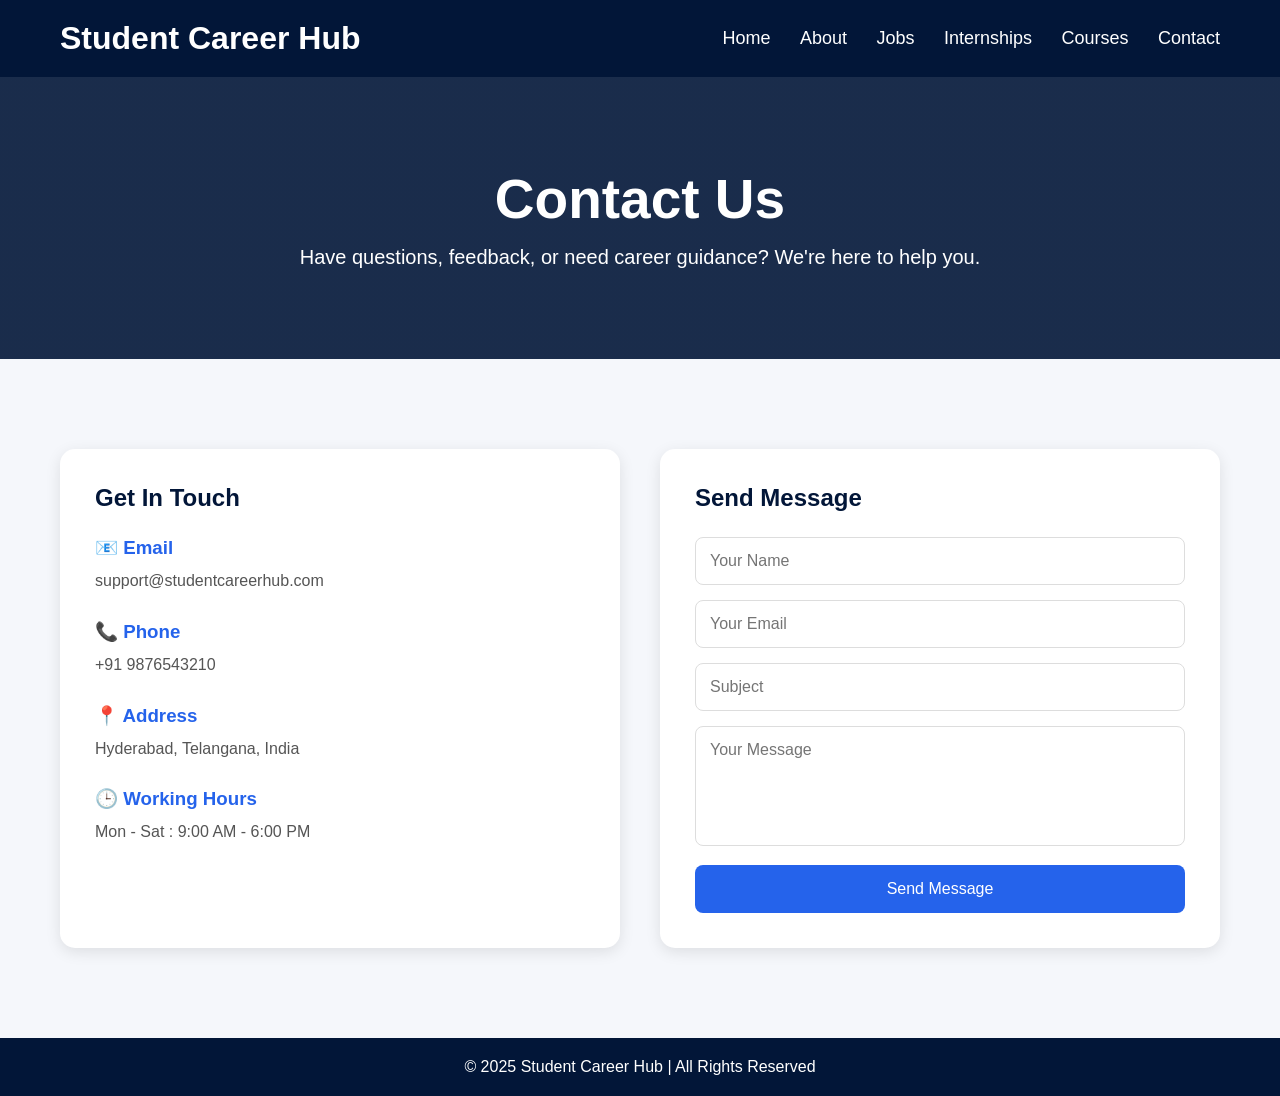
<file: contact.html>
<!DOCTYPE html>
<html lang="en">
<head>
<meta charset="UTF-8">
<meta name="viewport" content="width=device-width, initial-scale=1.0">
<title>Contact Us - Student Career Hub</title>

<style>
*{
    margin:0;
    padding:0;
    box-sizing:border-box;
    font-family:'Poppins',sans-serif;
}

body{
    background:#f5f7fb;
}

/* Navbar */
nav{
    background:#021638;
    padding:20px 60px;
    display:flex;
    justify-content:space-between;
    align-items:center;
}

.logo{
    color:white;
    font-size:32px;
    font-weight:bold;
}

.menu a{
    color:white;
    text-decoration:none;
    margin-left:25px;
    font-size:18px;
}

.menu a:hover{
    color:#3b82f6;
}

/* Hero */
.hero{
    background:linear-gradient(rgba(2,22,56,.9),
    rgba(2,22,56,.9));
    color:white;
    text-align:center;
    padding:90px 20px;
}

.hero h1{
    font-size:55px;
    margin-bottom:15px;
}

.hero p{
    font-size:20px;
    max-width:800px;
    margin:auto;
}

/* Contact Section */
.contact{
    max-width:1200px;
    margin:70px auto;
    padding:20px;
    display:grid;
    grid-template-columns:1fr 1fr;
    gap:40px;
}

.contact-info{
    background:white;
    padding:35px;
    border-radius:15px;
    box-shadow:0 4px 15px rgba(0,0,0,.1);
}

.contact-info h2{
    color:#021638;
    margin-bottom:20px;
}

.contact-info p{
    margin-bottom:15px;
    color:#555;
    line-height:1.8;
}

.contact-form{
    background:white;
    padding:35px;
    border-radius:15px;
    box-shadow:0 4px 15px rgba(0,0,0,.1);
}

.contact-form h2{
    color:#021638;
    margin-bottom:20px;
}

.contact-form input,
.contact-form textarea{
    width:100%;
    padding:12px;
    margin-bottom:15px;
    border:1px solid #ccc;
    border-radius:8px;
    font-size:16px;
}

.contact-form textarea{
    height:120px;
    resize:none;
}

.contact-form button{
    background:#2563eb;
    color:white;
    border:none;
    padding:12px 25px;
    border-radius:8px;
    cursor:pointer;
    font-size:16px;
}

.contact-form button:hover{
    background:#1d4ed8;
}

/* Footer */
footer{
    background:#021638;
    color:white;
    text-align:center;
    padding:20px;
    margin-top:60px;
}

@media(max-width:768px){

    .contact{
        grid-template-columns:1fr;
    }

    nav{
        flex-direction:column;
        gap:15px;
    }

    .hero h1{
        font-size:42px;
    }
}
.contact-container{
    max-width:1200px;
    margin:70px auto;
    padding:20px;
    display:grid;
    grid-template-columns:1fr 1fr;
    gap:40px;
}

.contact-info,
.contact-form{
    background:white;
    padding:35px;
    border-radius:15px;
    box-shadow:0 4px 15px rgba(0,0,0,.1);
}

.contact-info h2,
.contact-form h2{
    color:#021638;
    margin-bottom:25px;
}

.info-box{
    margin-bottom:25px;
}

.info-box h3{
    color:#2563eb;
    margin-bottom:8px;
}

.contact-form input,
.contact-form textarea{
    width:100%;
    padding:14px;
    margin-bottom:15px;
    border:1px solid #ddd;
    border-radius:8px;
    outline:none;
}

.contact-form button{
    width:100%;
    padding:15px;
    background:#2563eb;
    color:white;
    border:none;
    border-radius:8px;
    font-size:16px;
    cursor:pointer;
}

.contact-form button:hover{
    background:#1d4ed8;
}

@media(max-width:768px){
    .contact-container{
        grid-template-columns:1fr;
    }
}
</style>
</head>

<body>

<!-- Navbar -->
<nav>
    <div class="logo">Student Career Hub</div>

    <div class="menu">
        <a href="index.html">Home</a>
        <a href="about.html">About</a>
        <a href="jobs.html">Jobs</a>
        <a href="internships.html">Internships</a>
        <a href="courses.html">Courses</a>
        <a href="contact.html">Contact</a>
    </div>
</nav>

<!-- Hero -->
<!-- Hero -->
<section class="hero">
    <h1>Contact Us</h1>
    <p>
        Have questions, feedback, or need career guidance?
        We're here to help you.
    </p>
</section>

<!-- Contact Section -->
<section class="contact-container">

    <div class="contact-info">

        <h2>Get In Touch</h2>

        <div class="info-box">
            <h3>📧 Email</h3>
            <p>support@studentcareerhub.com</p>
        </div>

        <div class="info-box">
            <h3>📞 Phone</h3>
            <p>+91 9876543210</p>
        </div>

        <div class="info-box">
            <h3>📍 Address</h3>
            <p>Hyderabad, Telangana, India</p>
        </div>

        <div class="info-box">
            <h3>🕒 Working Hours</h3>
            <p>Mon - Sat : 9:00 AM - 6:00 PM</p>
        </div>

    </div>

    <div class="contact-form">

        <h2>Send Message</h2>

        <form>
            <input type="text" placeholder="Your Name" required>

            <input type="email" placeholder="Your Email" required>

            <input type="text" placeholder="Subject">

            <textarea rows="6" placeholder="Your Message"></textarea>

            <button type="submit">Send Message</button>
        </form>

    </div>

</section>


    

</section>

<footer>
    <p>© 2025 Student Career Hub | All Rights Reserved</p>
</footer>

</body>
</html>
</file>
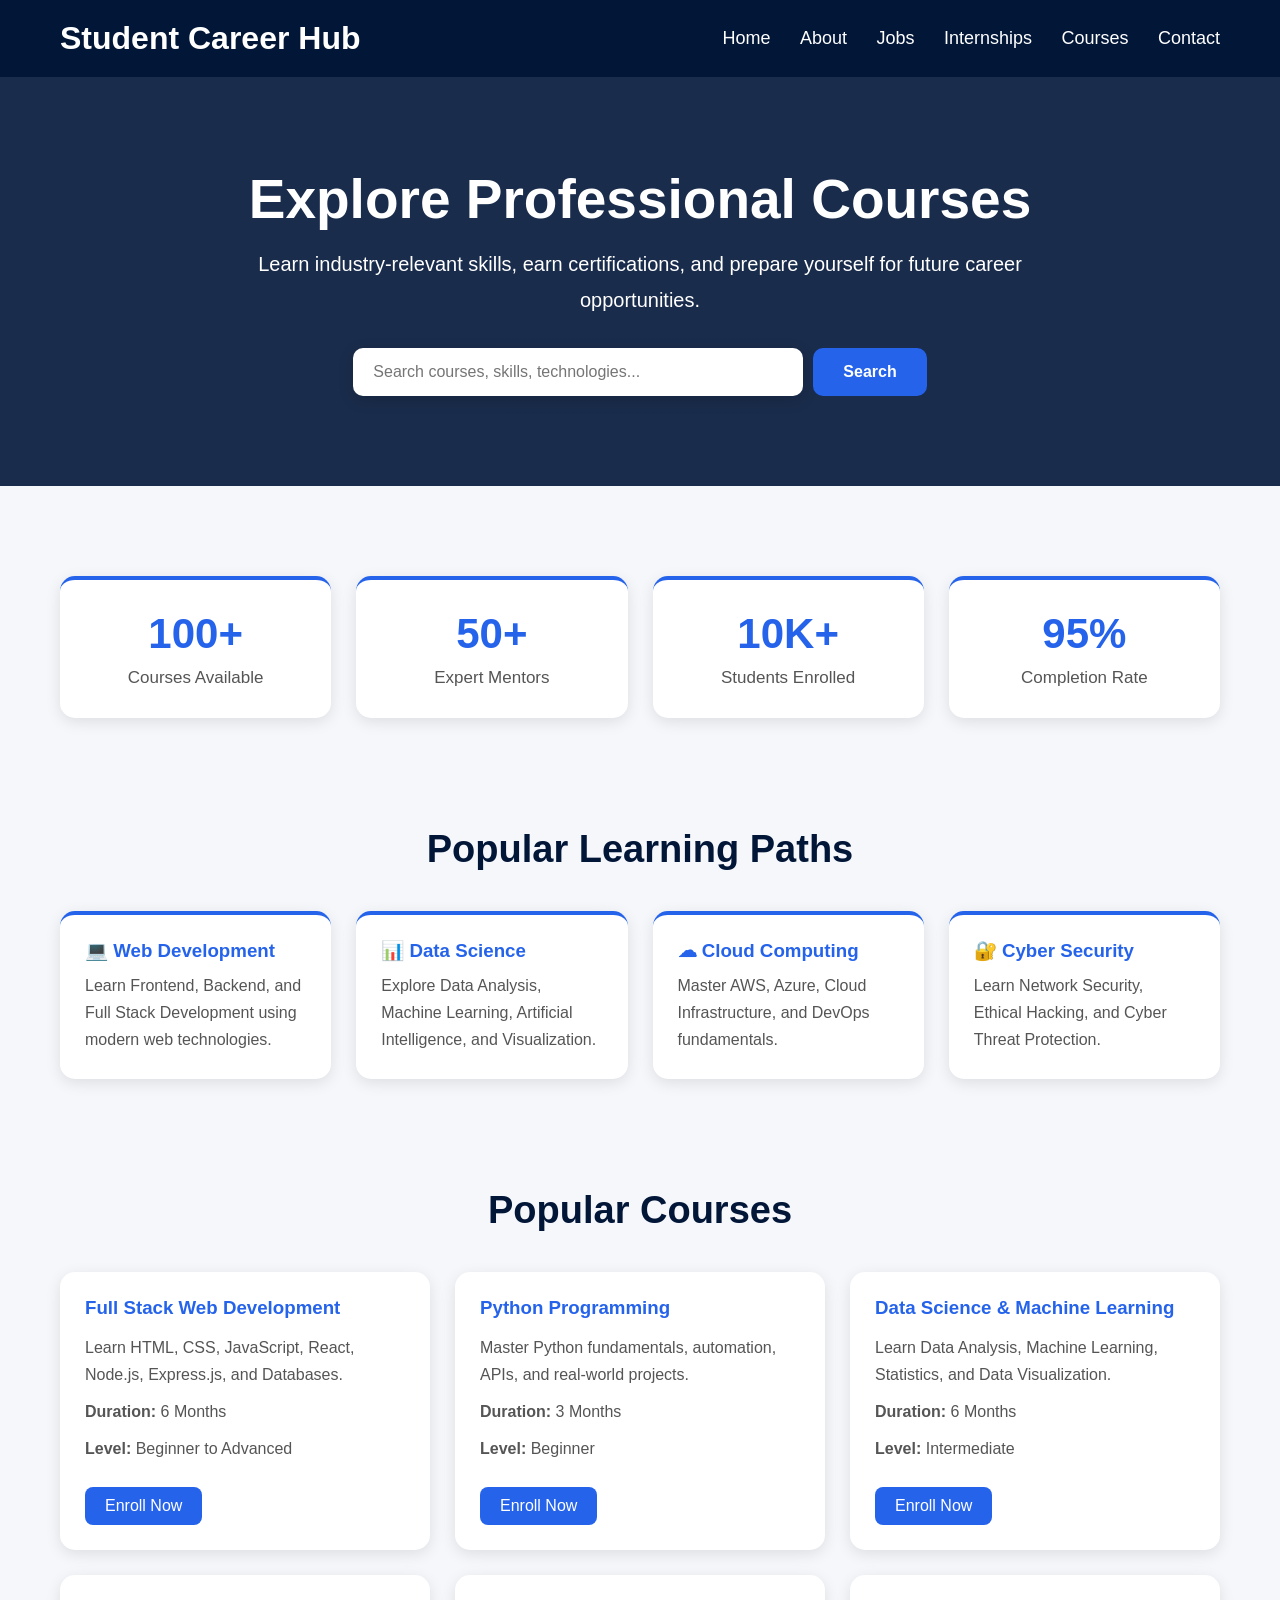
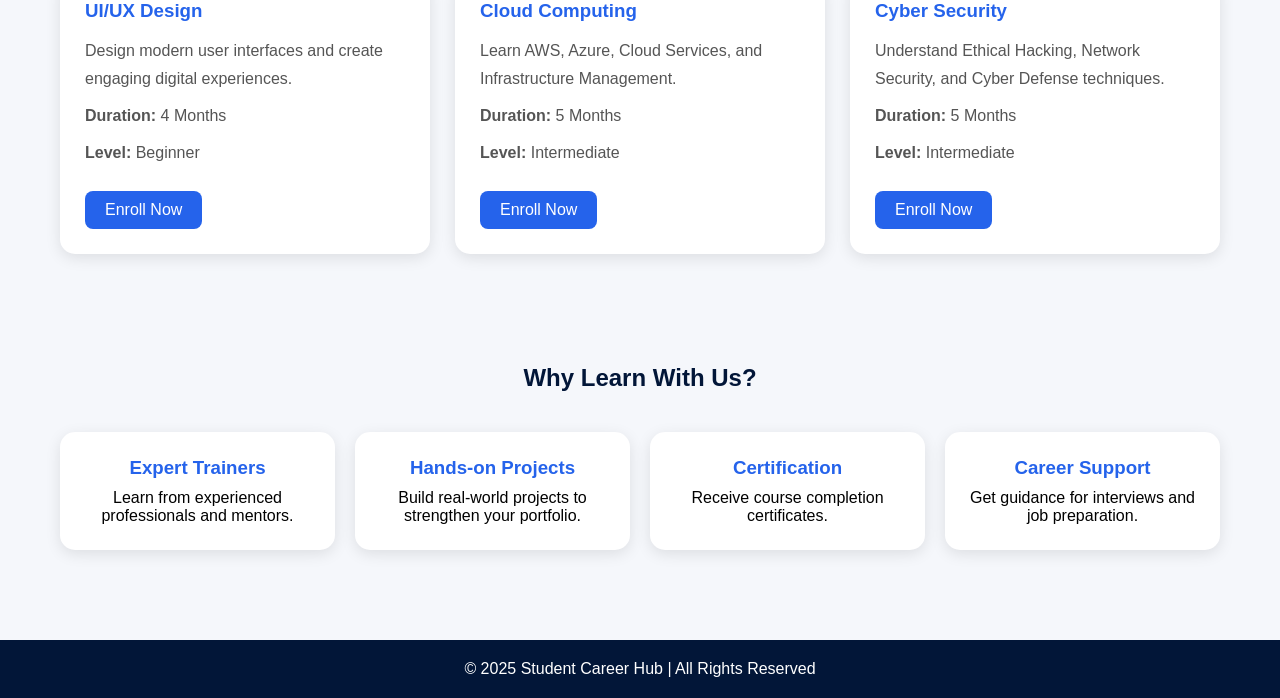
<file: courses.html>
<!DOCTYPE html>
<html lang="en">
<head>
<meta charset="UTF-8">
<meta name="viewport" content="width=device-width, initial-scale=1.0">
<title>Courses - Student Career Hub</title>

<style>
*{
    margin:0;
    padding:0;
    box-sizing:border-box;
    font-family:'Poppins',sans-serif;
}

body{
    background:#f5f7fb;
}

/* Navbar */
nav{
    background:#021638;
    padding:20px 60px;
    display:flex;
    justify-content:space-between;
    align-items:center;
}

.logo{
    color:white;
    font-size:32px;
    font-weight:bold;
}

.menu a{
    color:white;
    text-decoration:none;
    margin-left:25px;
    font-size:18px;
}

.menu a:hover{
    color:#3b82f6;
}

/* Hero */
.hero{
    background:linear-gradient(rgba(2,22,56,.9),
    rgba(2,22,56,.9));
    color:white;
    text-align:center;
    padding:90px 20px;
}

.hero h1{
    font-size:55px;
    margin-bottom:15px;
}

.hero p{
    font-size:20px;
    max-width:800px;
    margin:auto;
    line-height:1.8;
}

/* Courses Section */
.courses{
    max-width:1200px;
    margin:70px auto;
    padding:20px;
}

.courses h2{
    text-align:center;
    color:#021638;
    margin-bottom:40px;
    font-size:38px;
}

.course-grid{
    display:grid;
    grid-template-columns:repeat(auto-fit,minmax(280px,1fr));
    gap:25px;
}

.course-card{
    background:white;
    padding:25px;
    border-radius:15px;
    box-shadow:0 4px 15px rgba(0,0,0,.1);
    transition:.3s;
}

.course-card:hover{
    transform:translateY(-10px);
}

.course-card h3{
    color:#2563eb;
    margin-bottom:15px;
}

.course-card p{
    color:#555;
    line-height:1.7;
    margin-bottom:10px;
}

.enroll-btn{
    display:inline-block;
    margin-top:15px;
    padding:10px 20px;
    background:#2563eb;
    color:white;
    text-decoration:none;
    border-radius:8px;
}

.enroll-btn:hover{
    background:#1d4ed8;
}

/* Benefits */
.benefits{
    max-width:1200px;
    margin:70px auto;
    padding:20px;
}

.benefits h2{
    text-align:center;
    color:#021638;
    margin-bottom:40px;
}

.benefit-grid{
    display:grid;
    grid-template-columns:repeat(auto-fit,minmax(250px,1fr));
    gap:20px;
}

.benefit-card{
    background:white;
    padding:25px;
    border-radius:15px;
    text-align:center;
    box-shadow:0 4px 15px rgba(0,0,0,.1);
}

.benefit-card h3{
    color:#2563eb;
    margin-bottom:10px;
}

/* Footer */
footer{
    background:#021638;
    color:white;
    text-align:center;
    padding:20px;
    margin-top:60px;
}
.categories{
    max-width:1200px;
    margin:70px auto;
    padding:20px;
}

.categories h2{
    text-align:center;
    color:#021638;
    font-size:38px;
    margin-bottom:40px;
}

.category-grid{
    display:grid;
    grid-template-columns:repeat(auto-fit,minmax(250px,1fr));
    gap:25px;
}

.category-card{
    background:white;
    padding:25px;
    border-radius:15px;
    box-shadow:0 4px 15px rgba(0,0,0,.1);
    transition:.3s;
    border-top:4px solid #2563eb;
}

.category-card:hover{
    transform:translateY(-10px);
}

.category-card h3{
    color:#2563eb;
    margin-bottom:10px;
}

.category-card p{
    color:#555;
    line-height:1.7;
}

.stats{
    max-width:1200px;
    margin:70px auto;
    padding:20px;
    display:grid;
    grid-template-columns:repeat(auto-fit,minmax(220px,1fr));
    gap:25px;
}

.stat-box{
    background:white;
    padding:30px 20px;
    text-align:center;
    border-radius:15px;
    box-shadow:0 4px 15px rgba(0,0,0,0.1);
    transition:0.3s;
    border-top:4px solid #2563eb;
}

.stat-box:hover{
    transform:translateY(-10px);
    box-shadow:0 8px 25px rgba(0,0,0,0.15);
}

.stat-box h2{
    font-size:42px;
    color:#2563eb;
    margin-bottom:10px;
    font-weight:700;
}

.stat-box p{
    color:#555;
    font-size:17px;
    font-weight:500;
}
@media(max-width:768px){

    .search-box{
        flex-direction:column;
    }

    .search-box input{
        width:100%;
    }

    .search-box button{
        width:100%;
    }

}
.search-box{
    margin-top:30px;
    display:flex;
    justify-content:center;
    align-items:center;
    gap:10px;
    flex-wrap:wrap;
}

.search-box input{
    width:450px;
    max-width:90%;
    padding:15px 20px;
    border:none;
    border-radius:10px;
    font-size:16px;
    outline:none;
    box-shadow:0 4px 15px rgba(0,0,0,0.15);
}

.search-box button{
    padding:15px 30px;
    border:none;
    border-radius:10px;
    background:#2563eb;
    color:white;
    font-size:16px;
    font-weight:600;
    cursor:pointer;
    transition:0.3s;
}

.search-box button:hover{
    background:#1d4ed8;
    transform:translateY(-2px);
}
</style>
</head>

<body>

<!-- Navbar -->
<nav>
    <div class="logo">Student Career Hub</div>

    <div class="menu">
        <a href="index.html">Home</a>
        <a href="about.html">About</a>
        <a href="jobs.html">Jobs</a>
        <a href="internships.html">Internships</a>
        <a href="courses.html">Courses</a>
        <a href="contact.html">Contact</a>
    </div>
</nav>

<!-- Hero -->
<section class="hero">
    <h1>Explore Professional Courses</h1>
    <p>
        Learn industry-relevant skills, earn certifications,
        and prepare yourself for future career opportunities.
    </p>
    <div class="search-box">
    <input type="text" placeholder="Search courses, skills, technologies...">
    <button>Search</button>
</div>
</section>
<section class="stats">

    <div class="stat-box">
        <h2>100+</h2>
        <p>Courses Available</p>
    </div>

    <div class="stat-box">
        <h2>50+</h2>
        <p>Expert Mentors</p>
    </div>

    <div class="stat-box">
        <h2>10K+</h2>
        <p>Students Enrolled</p>
    </div>

    <div class="stat-box">
        <h2>95%</h2>
        <p>Completion Rate</p>
    </div>

</section>
<!-- Popular Learning Paths -->
<section class="categories">

    <h2>Popular Learning Paths</h2>

    <div class="category-grid">

        <div class="category-card">
            <h3>💻 Web Development</h3>
            <p>
                Learn Frontend, Backend, and Full Stack Development
                using modern web technologies.
            </p>
        </div>

        <div class="category-card">
            <h3>📊 Data Science</h3>
            <p>
                Explore Data Analysis, Machine Learning,
                Artificial Intelligence, and Visualization.
            </p>
        </div>

        <div class="category-card">
            <h3>☁ Cloud Computing</h3>
            <p>
                Master AWS, Azure, Cloud Infrastructure,
                and DevOps fundamentals.
            </p>
        </div>

        <div class="category-card">
            <h3>🔐 Cyber Security</h3>
            <p>
                Learn Network Security, Ethical Hacking,
                and Cyber Threat Protection.
            </p>
        </div>

    </div>

</section>

<!-- Popular Courses -->
<section class="courses">

    <h2>Popular Courses</h2>

    <div class="course-grid">

        <div class="course-card">
            <h3>Full Stack Web Development</h3>
            <p>
                Learn HTML, CSS, JavaScript, React, Node.js,
                Express.js, and Databases.
            </p>
            <p><strong>Duration:</strong> 6 Months</p>
            <p><strong>Level:</strong> Beginner to Advanced</p>
            <a href="#" class="enroll-btn">Enroll Now</a>
        </div>

        <div class="course-card">
            <h3>Python Programming</h3>
            <p>
                Master Python fundamentals, automation,
                APIs, and real-world projects.
            </p>
            <p><strong>Duration:</strong> 3 Months</p>
            <p><strong>Level:</strong> Beginner</p>
            <a href="#" class="enroll-btn">Enroll Now</a>
        </div>

        <div class="course-card">
            <h3>Data Science & Machine Learning</h3>
            <p>
                Learn Data Analysis, Machine Learning,
                Statistics, and Data Visualization.
            </p>
            <p><strong>Duration:</strong> 6 Months</p>
            <p><strong>Level:</strong> Intermediate</p>
            <a href="#" class="enroll-btn">Enroll Now</a>
        </div>

        <div class="course-card">
            <h3>UI/UX Design</h3>
            <p>
                Design modern user interfaces and create
                engaging digital experiences.
            </p>
            <p><strong>Duration:</strong> 4 Months</p>
            <p><strong>Level:</strong> Beginner</p>
            <a href="#" class="enroll-btn">Enroll Now</a>
        </div>

        <div class="course-card">
            <h3>Cloud Computing</h3>
            <p>
                Learn AWS, Azure, Cloud Services,
                and Infrastructure Management.
            </p>
            <p><strong>Duration:</strong> 5 Months</p>
            <p><strong>Level:</strong> Intermediate</p>
            <a href="#" class="enroll-btn">Enroll Now</a>
        </div>

        <div class="course-card">
            <h3>Cyber Security</h3>
            <p>
                Understand Ethical Hacking, Network Security,
                and Cyber Defense techniques.
            </p>
            <p><strong>Duration:</strong> 5 Months</p>
            <p><strong>Level:</strong> Intermediate</p>
            <a href="#" class="enroll-btn">Enroll Now</a>
        </div>

    </div>

</section>

</section>

<!-- Benefits -->
<section class="benefits">

    <h2>Why Learn With Us?</h2>

    <div class="benefit-grid">

        <div class="benefit-card">
            <h3>Expert Trainers</h3>
            <p>Learn from experienced professionals and mentors.</p>
        </div>

        <div class="benefit-card">
            <h3>Hands-on Projects</h3>
            <p>Build real-world projects to strengthen your portfolio.</p>
        </div>

        <div class="benefit-card">
            <h3>Certification</h3>
            <p>Receive course completion certificates.</p>
        </div>

        <div class="benefit-card">
            <h3>Career Support</h3>
            <p>Get guidance for interviews and job preparation.</p>
        </div>

    </div>

</section>

<footer>
    <p>© 2025 Student Career Hub | All Rights Reserved</p>
</footer>

</body>
</html>
</file>
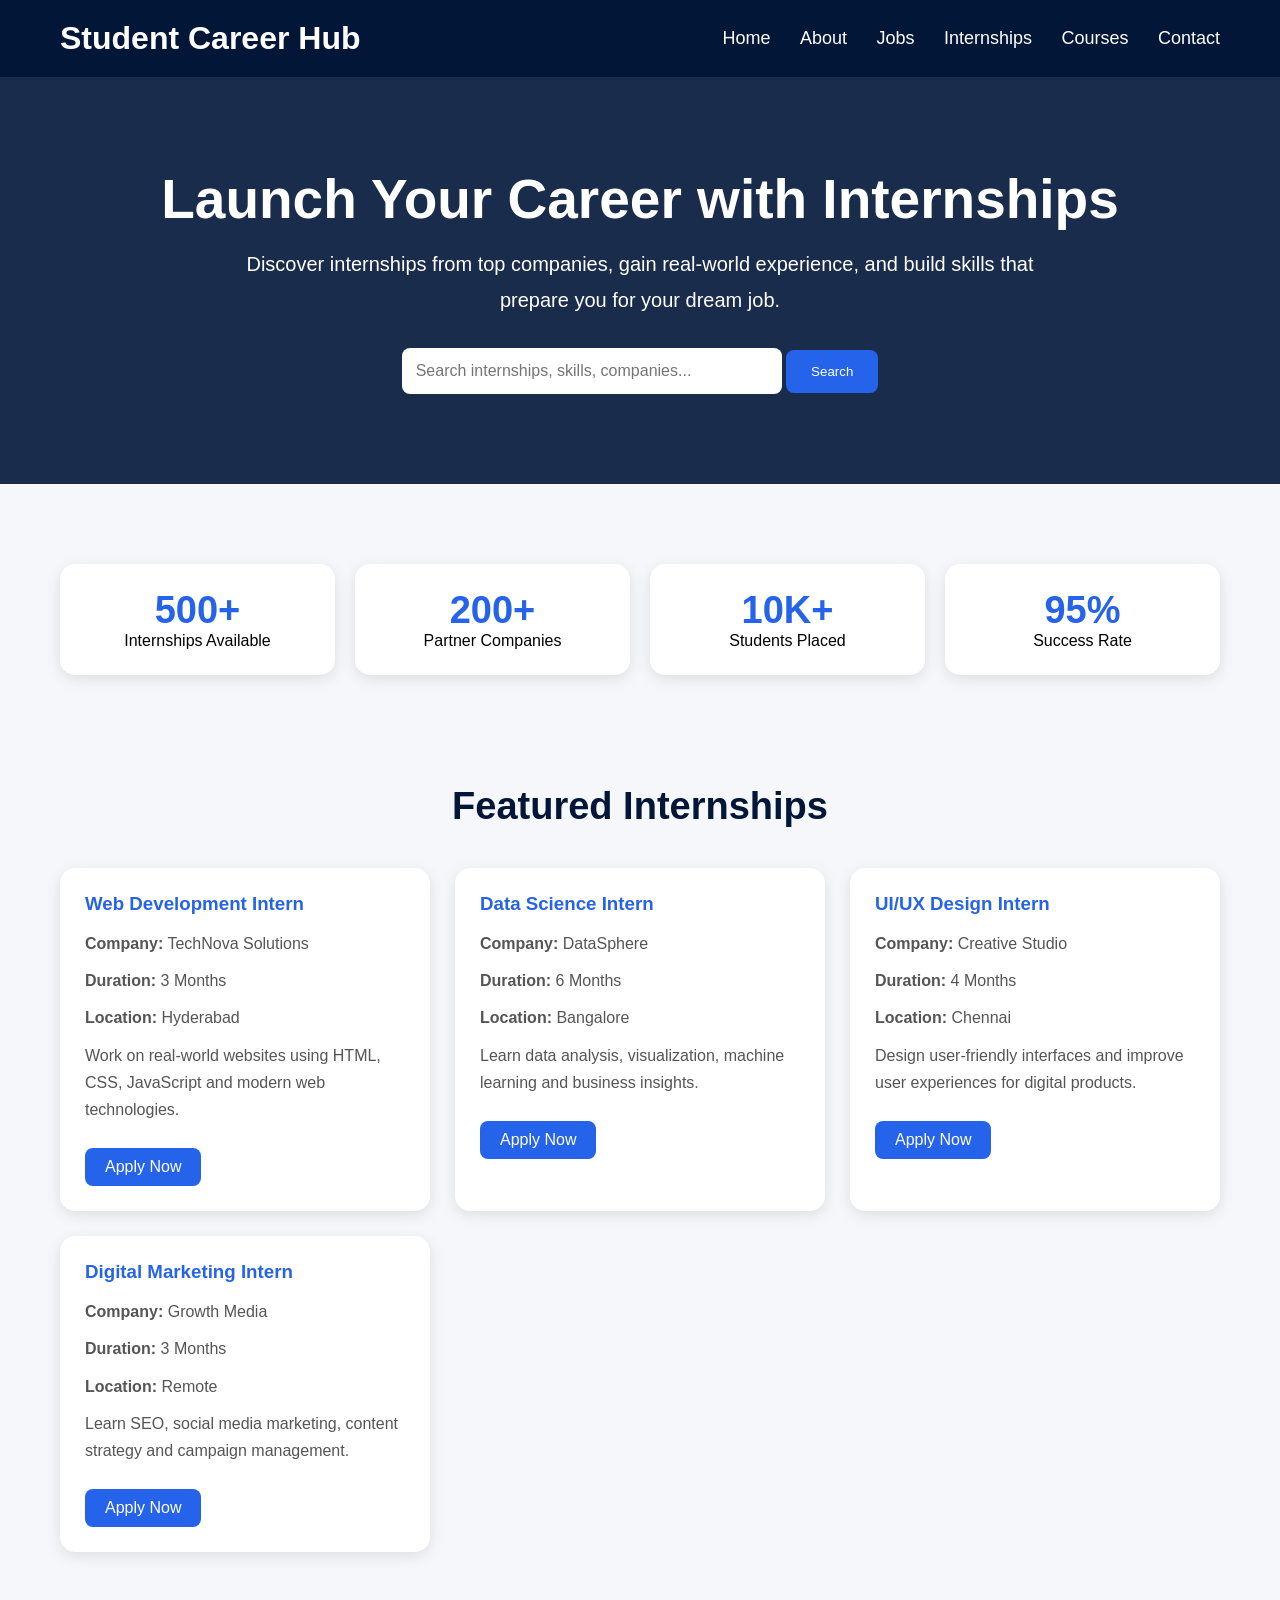
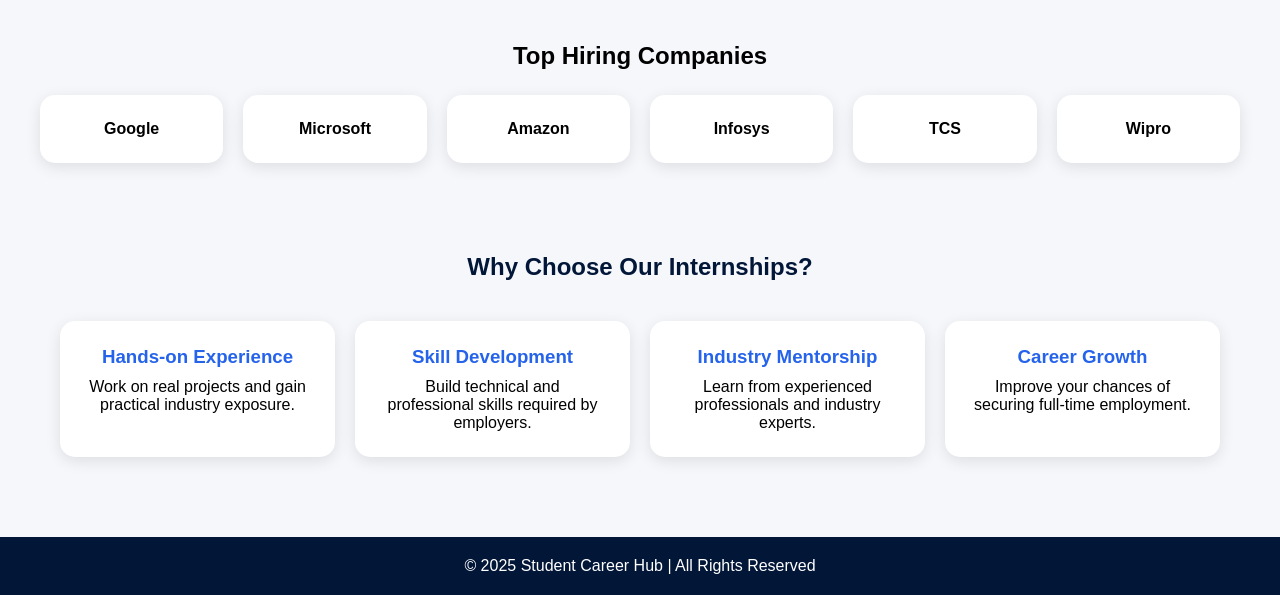
<file: internships.html>
<!DOCTYPE html>
<html lang="en">
<head>
<meta charset="UTF-8">
<meta name="viewport" content="width=device-width, initial-scale=1.0">
<title>Internships - Student Career Hub</title>

<style>
*{
    margin:0;
    padding:0;
    box-sizing:border-box;
    font-family:'Poppins',sans-serif;
}

body{
    background:#f5f7fb;
}

/* Navbar */
nav{
    background:#021638;
    padding:20px 60px;
    display:flex;
    justify-content:space-between;
    align-items:center;
}

.logo{
    color:white;
    font-size:32px;
    font-weight:bold;
}

.menu a{
    color:white;
    text-decoration:none;
    margin-left:25px;
    font-size:18px;
}

.menu a:hover{
    color:#3b82f6;
}

/* Hero Section */
.hero{
    background:linear-gradient(rgba(2,22,56,.9),
    rgba(2,22,56,.9));
    color:white;
    text-align:center;
    padding:90px 20px;
}

.hero h1{
    font-size:55px;
    margin-bottom:15px;
}

.hero p{
    font-size:20px;
    max-width:800px;
    margin:auto;
    line-height:1.8;
}

/* Internship Section */
.internships{
    max-width:1200px;
    margin:70px auto;
    padding:20px;
}

.internships h2{
    text-align:center;
    color:#021638;
    font-size:38px;
    margin-bottom:40px;
}

.internship-grid{
    display:grid;
    grid-template-columns:repeat(auto-fit,minmax(300px,1fr));
    gap:25px;
}

.internship-card{
    background:white;
    padding:25px;
    border-radius:15px;
    box-shadow:0 4px 15px rgba(0,0,0,.1);
    transition:.3s;
}

.internship-card:hover{
    transform:translateY(-10px);
}

.internship-card h3{
    color:#2563eb;
    margin-bottom:15px;
}

.internship-card p{
    color:#555;
    line-height:1.7;
    margin-bottom:10px;
}

.apply-btn{
    display:inline-block;
    margin-top:15px;
    padding:10px 20px;
    background:#2563eb;
    color:white;
    text-decoration:none;
    border-radius:8px;
    transition:.3s;
}

.apply-btn:hover{
    background:#1d4ed8;
}

/* Benefits Section */
.benefits{
    max-width:1200px;
    margin:60px auto;
    padding:20px;
}

.benefits h2{
    text-align:center;
    color:#021638;
    margin-bottom:40px;
}

.benefit-grid{
    display:grid;
    grid-template-columns:repeat(auto-fit,minmax(250px,1fr));
    gap:20px;
}

.benefit-card{
    background:white;
    padding:25px;
    border-radius:15px;
    text-align:center;
    box-shadow:0 4px 15px rgba(0,0,0,.1);
}

.benefit-card h3{
    color:#2563eb;
    margin-bottom:10px;
}

/* Footer */
footer{
    background:#021638;
    color:white;
    text-align:center;
    padding:20px;
    margin-top:60px;
}
.search-box{
    margin-top:30px;
}

.search-box input{
    width:380px;
    padding:14px;
    border:none;
    border-radius:8px;
    font-size:16px;
}

.search-box button{
    padding:14px 25px;
    border:none;
    border-radius:8px;
    background:#2563eb;
    color:white;
    cursor:pointer;
}
.categories{
    max-width:1200px;
    margin:70px auto;
    text-align:center;
}

.category-grid{
    display:grid;
    grid-template-columns:repeat(auto-fit,minmax(220px,1fr));
    gap:20px;
    margin-top:25px;
}

.category-card{
    background:white;
    padding:25px;
    border-radius:15px;
    box-shadow:0 4px 15px rgba(0,0,0,.1);
    font-weight:600;
    transition:.3s;
}

.category-card:hover{
    transform:translateY(-8px);
}
.companies{
    max-width:1200px;
    margin:70px auto;
    text-align:center;
}

.company-grid{
    display:grid;
    grid-template-columns:repeat(auto-fit,minmax(180px,1fr));
    gap:20px;
    margin-top:25px;
}

.company-card{
    background:white;
    padding:25px;
    border-radius:15px;
    font-weight:bold;
    box-shadow:0 4px 15px rgba(0,0,0,.1);
}
.stats{
    max-width:1200px;
    margin:60px auto;
    display:grid;
    grid-template-columns:repeat(4,1fr);
    gap:20px;
    padding:20px;
}

.stat-box{
    background:white;
    padding:25px;
    text-align:center;
    border-radius:15px;
    box-shadow:0 4px 15px rgba(0,0,0,.1);
}

.stat-box h2{
    color:#2563eb;
    font-size:38px;
}

</style>
</head>

<body>

<!-- Navbar -->
<nav>
    <div class="logo">Student Career Hub</div>

    <div class="menu">
        <a href="index.html">Home</a>
        <a href="about.html">About</a>
        <a href="jobs.html">Jobs</a>
        <a href="internships.html">Internships</a>
        <a href="courses.html">Courses</a>
        <a href="#">Contact</a>
    </div>
</nav>

<section class="hero">
    <h1>Launch Your Career with Internships</h1>

    <p>
        Discover internships from top companies, gain real-world
        experience, and build skills that prepare you for your dream job.
    </p>

    <div class="search-box">
        <input type="text" placeholder="Search internships, skills, companies...">
        <button>Search</button>
    </div>
</section>

<section class="stats">

    <div class="stat-box">
        <h2>500+</h2>
        <p>Internships Available</p>
    </div>

    <div class="stat-box">
        <h2>200+</h2>
        <p>Partner Companies</p>
    </div>

    <div class="stat-box">
        <h2>10K+</h2>
        <p>Students Placed</p>
    </div>

    <div class="stat-box">
        <h2>95%</h2>
        <p>Success Rate</p>
    </div>

</section>

<!-- Internship Cards -->
<section class="internships">

    <h2>Featured Internships</h2>

    <div class="internship-grid">

        <div class="internship-card">
            <h3>Web Development Intern</h3>
            <p><strong>Company:</strong> TechNova Solutions</p>
            <p><strong>Duration:</strong> 3 Months</p>
            <p><strong>Location:</strong> Hyderabad</p>
            <p>Work on real-world websites using HTML, CSS, JavaScript and modern web technologies.</p>
            <a href="#" class="apply-btn">Apply Now</a>
        </div>

        <div class="internship-card">
            <h3>Data Science Intern</h3>
            <p><strong>Company:</strong> DataSphere</p>
            <p><strong>Duration:</strong> 6 Months</p>
            <p><strong>Location:</strong> Bangalore</p>
            <p>Learn data analysis, visualization, machine learning and business insights.</p>
            <a href="#" class="apply-btn">Apply Now</a>
        </div>

        <div class="internship-card">
            <h3>UI/UX Design Intern</h3>
            <p><strong>Company:</strong> Creative Studio</p>
            <p><strong>Duration:</strong> 4 Months</p>
            <p><strong>Location:</strong> Chennai</p>
            <p>Design user-friendly interfaces and improve user experiences for digital products.</p>
            <a href="#" class="apply-btn">Apply Now</a>
        </div>

        <div class="internship-card">
            <h3>Digital Marketing Intern</h3>
            <p><strong>Company:</strong> Growth Media</p>
            <p><strong>Duration:</strong> 3 Months</p>
            <p><strong>Location:</strong> Remote</p>
            <p>Learn SEO, social media marketing, content strategy and campaign management.</p>
            <a href="#" class="apply-btn">Apply Now</a>
        </div>

    </div>

</section>

<section class="companies">

    <h2>Top Hiring Companies</h2>

    <div class="company-grid">

        <div class="company-card">Google</div>
        <div class="company-card">Microsoft</div>
        <div class="company-card">Amazon</div>
        <div class="company-card">Infosys</div>
        <div class="company-card">TCS</div>
        <div class="company-card">Wipro</div>

    </div>

</section>

<!-- Benefits -->
<section class="benefits">

    <h2>Why Choose Our Internships?</h2>

    <div class="benefit-grid">

        <div class="benefit-card">
            <h3>Hands-on Experience</h3>
            <p>Work on real projects and gain practical industry exposure.</p>
        </div>

        <div class="benefit-card">
            <h3>Skill Development</h3>
            <p>Build technical and professional skills required by employers.</p>
        </div>

        <div class="benefit-card">
            <h3>Industry Mentorship</h3>
            <p>Learn from experienced professionals and industry experts.</p>
        </div>

        <div class="benefit-card">
            <h3>Career Growth</h3>
            <p>Improve your chances of securing full-time employment.</p>
        </div>

    </div>

</section>

<footer>
    <p>© 2025 Student Career Hub | All Rights Reserved</p>
</footer>

</body>
</html>
</file>
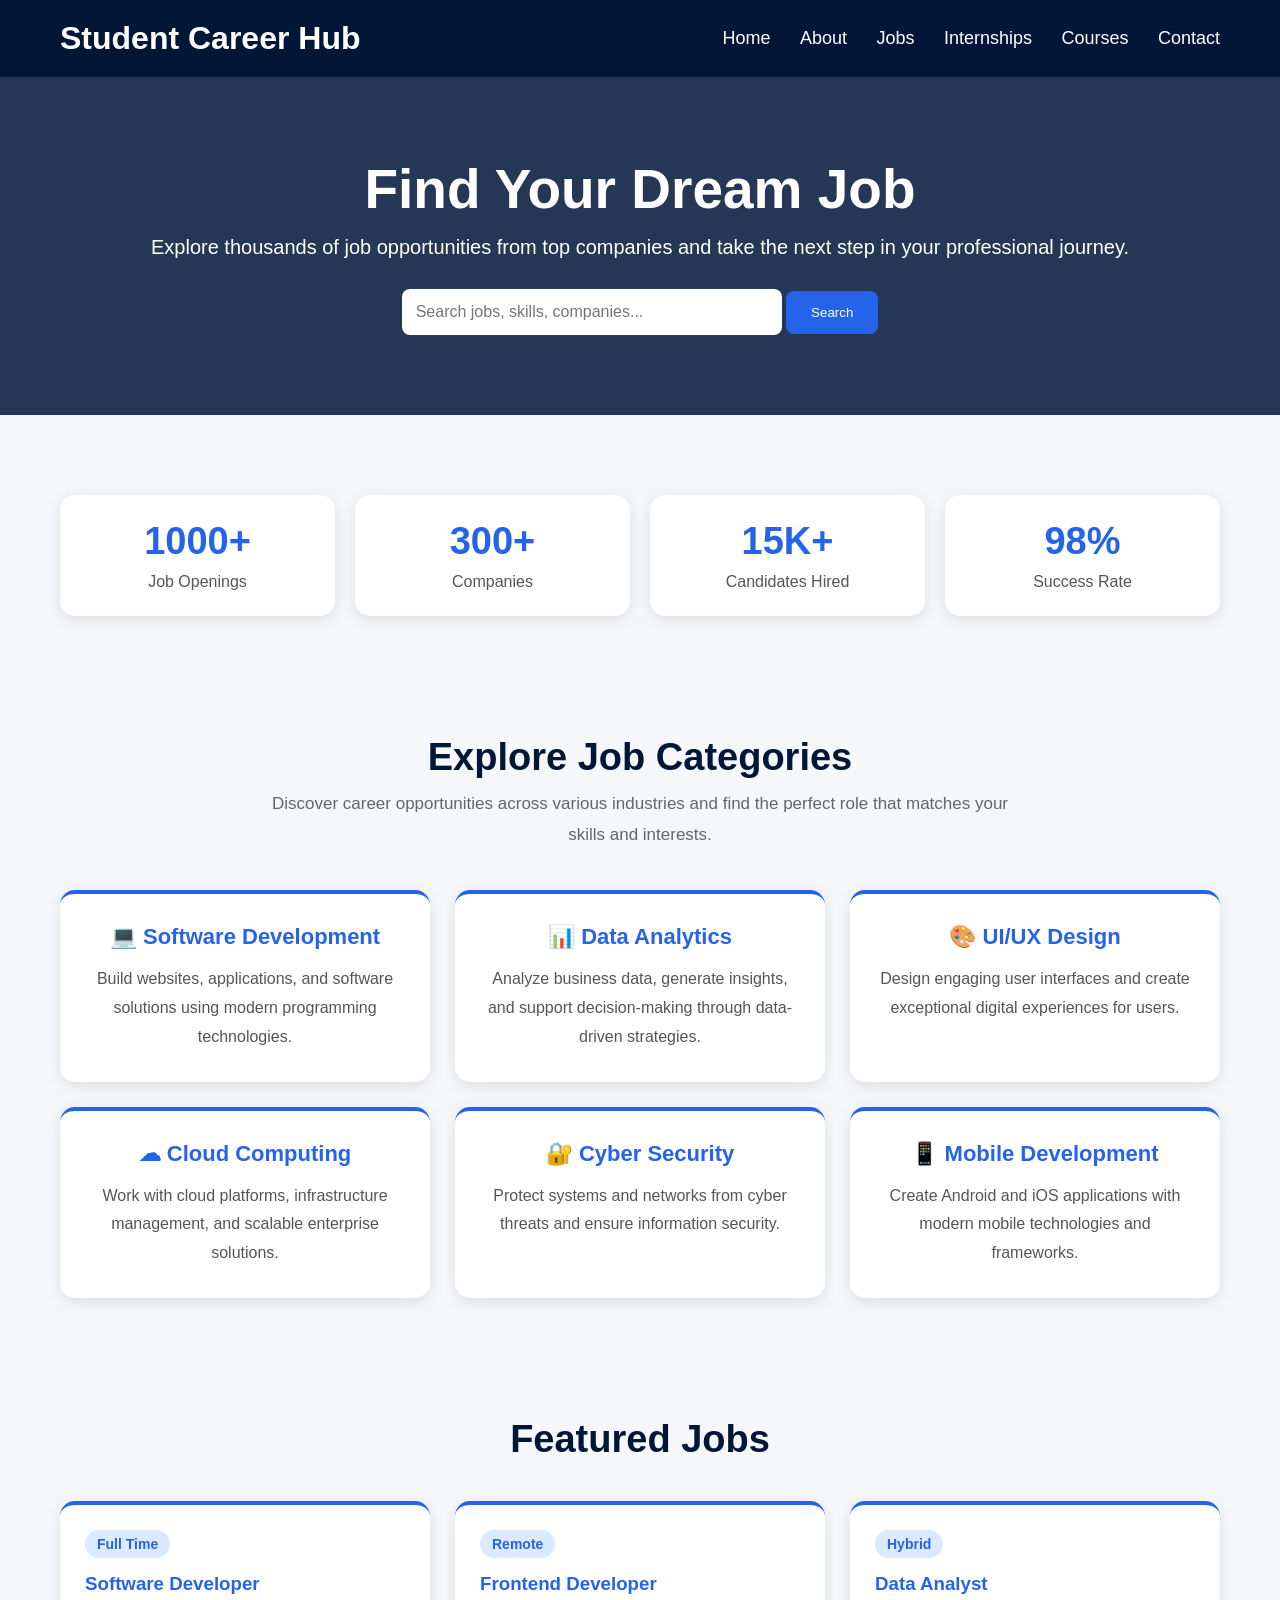
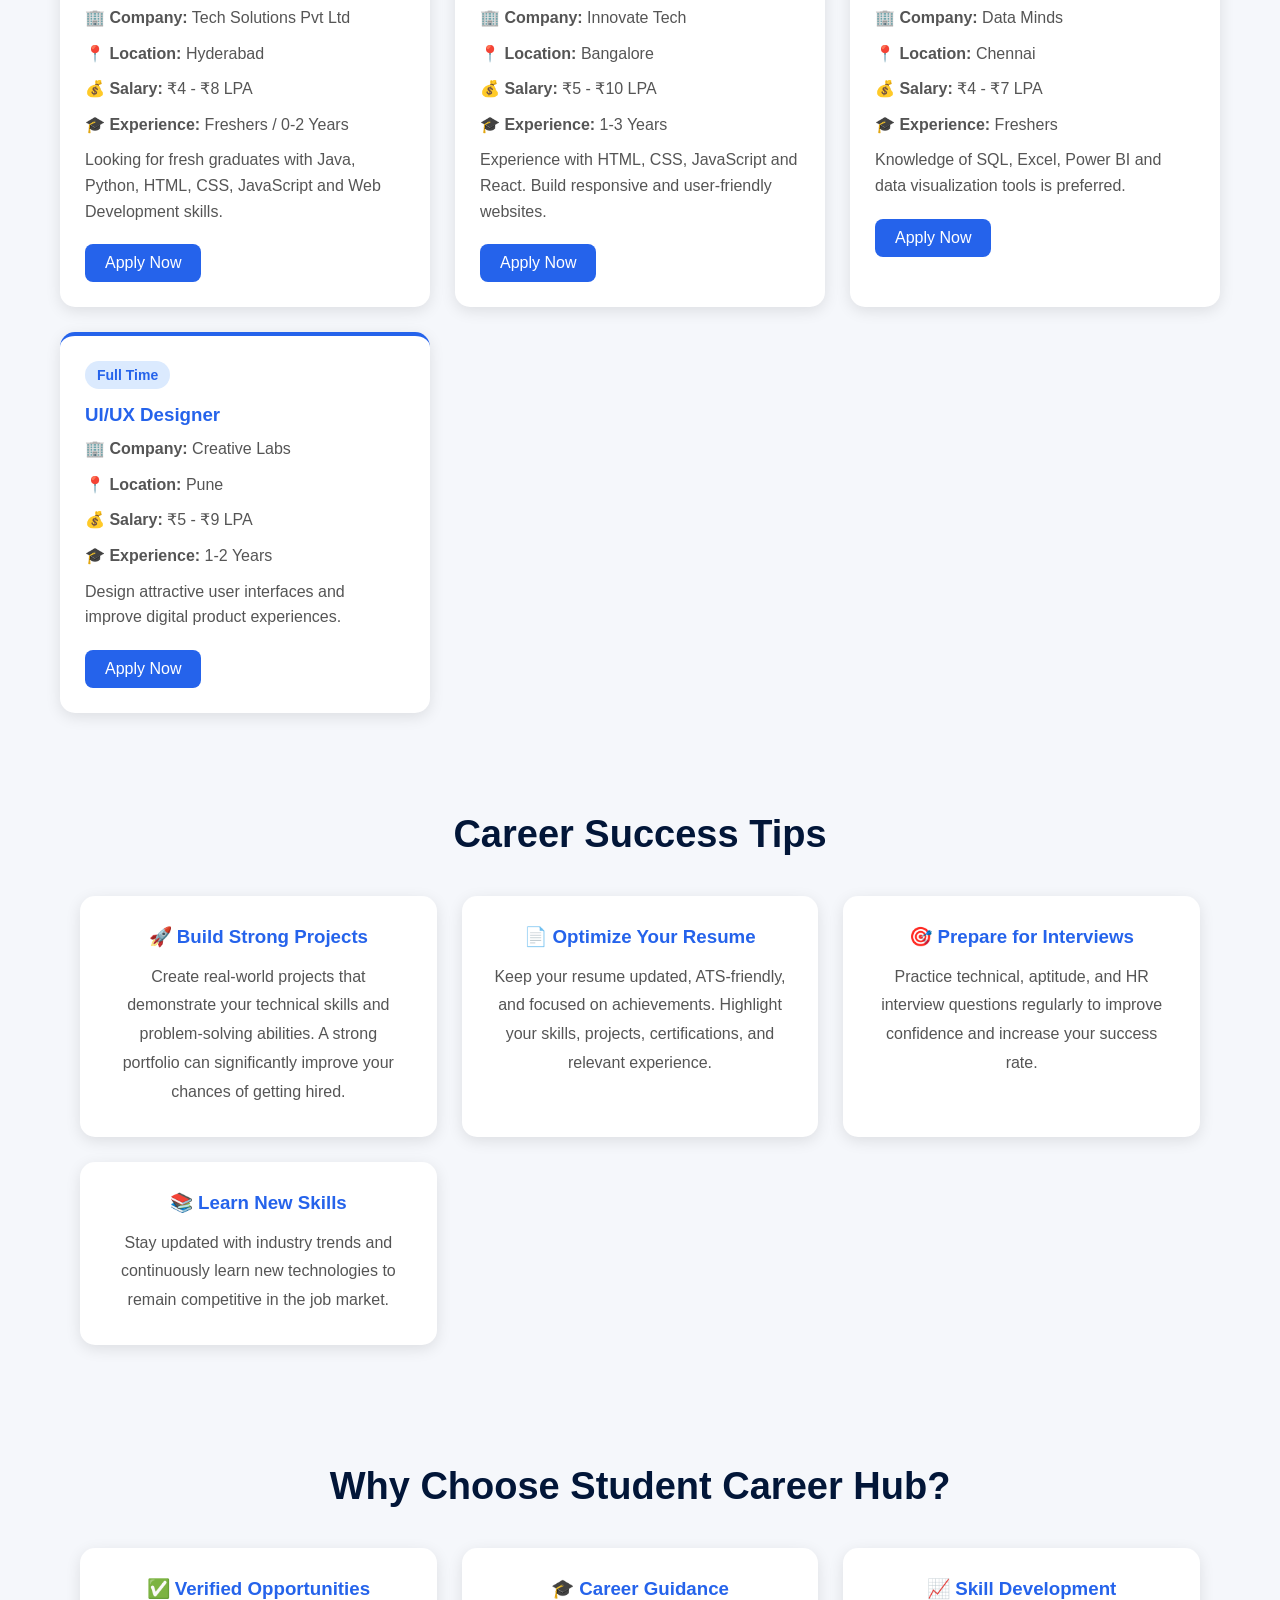
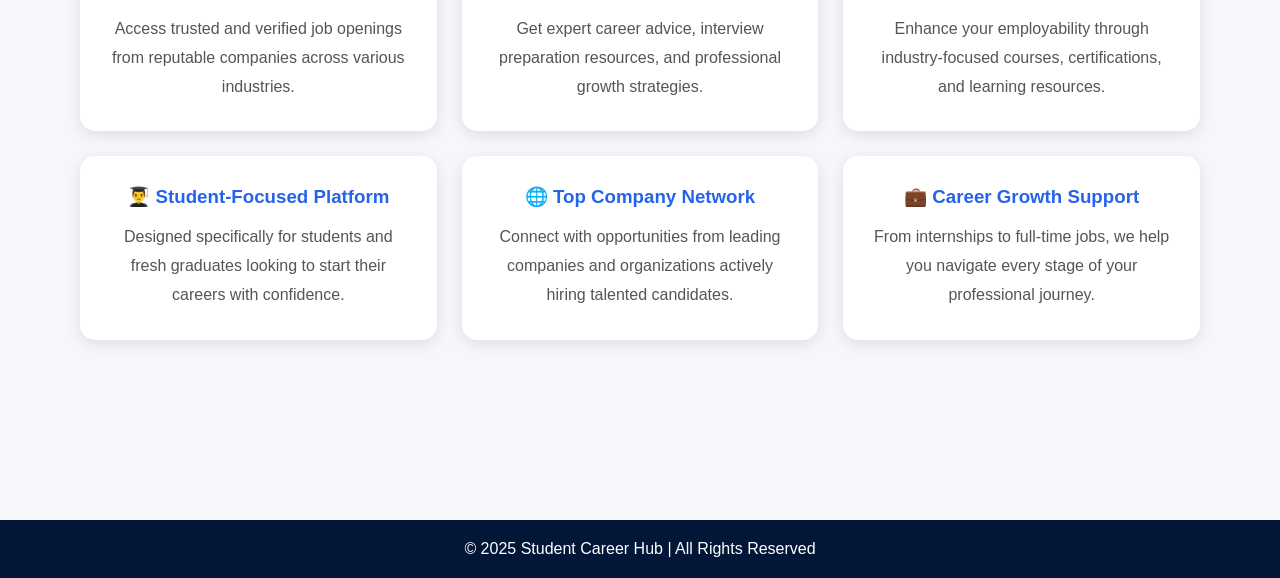
<file: jobs.html>
<!DOCTYPE html>
<html lang="en">
<head>
<meta charset="UTF-8">
<meta name="viewport" content="width=device-width, initial-scale=1.0">
<title>Jobs - Student Career Hub</title>

<style>
*{
    margin:0;
    padding:0;
    box-sizing:border-box;
    font-family:'Poppins',sans-serif;
}

body{
    background:#f5f7fb;
}

/* Navbar */
nav{
    background:#021638;
    padding:20px 60px;
    display:flex;
    justify-content:space-between;
    align-items:center;
}

.logo{
    color:white;
    font-size:32px;
    font-weight:bold;
}

.menu a{
    color:white;
    text-decoration:none;
    margin-left:25px;
    font-size:18px;
}

.menu a:hover{
    color:#3b82f6;
}

/* Hero */
.hero{
    background:linear-gradient(rgba(2,22,56,.85),
    rgba(2,22,56,.85));
    color:white;
    text-align:center;
    padding:80px 20px;
}

.hero h1{
    font-size:55px;
    margin-bottom:15px;
}

.hero p{
    font-size:20px;
}

/* Jobs */
.jobs{
    max-width:1200px;
    margin:60px auto;
    padding:20px;
}

.jobs h2{
    text-align:center;
    color:#021638;
    margin-bottom:40px;
    font-size:38px;
}

.job-grid{
    display:grid;
    grid-template-columns:repeat(auto-fit,minmax(300px,1fr));
    gap:25px;
}

.job-card{
    background:white;
    padding:25px;
    border-radius:15px;
    box-shadow:0 4px 15px rgba(0,0,0,.1);
    transition:.3s;
}

.job-card:hover{
    transform:translateY(-8px);
}

.job-card h3{
    color:#2563eb;
    margin-bottom:10px;
}

.job-card p{
    color:#555;
    margin-bottom:10px;
    line-height:1.6;
}

.apply-btn{
    display:inline-block;
    background:#2563eb;
    color:white;
    text-decoration:none;
    padding:10px 20px;
    border-radius:8px;
    margin-top:10px;
}

.apply-btn:hover{
    background:#1d4ed8;
}

/* Footer */
footer{
    background:#021638;
    color:white;
    text-align:center;
    padding:20px;
    margin-top:50px;
}
.badge{
    display:inline-block;
    background:#dbeafe;
    color:#2563eb;
    padding:6px 12px;
    border-radius:20px;
    font-size:14px;
    font-weight:600;
    margin-bottom:15px;
}

.job-card{
    background:white;
    padding:25px;
    border-radius:15px;
    box-shadow:0 4px 15px rgba(0,0,0,.1);
    transition:.3s;
    border-top:4px solid #2563eb;
}

.job-card:hover{
    transform:translateY(-10px);
}
.search-box{
    margin-top:30px;
}

.search-box input{
    width:380px;
    padding:14px;
    border:none;
    border-radius:8px;
    font-size:16px;
}

.search-box button{
    padding:14px 25px;
    border:none;
    border-radius:8px;
    background:#2563eb;
    color:white;
    cursor:pointer;
}

.stats{
    max-width:1200px;
    margin:60px auto;
    display:grid;
    grid-template-columns:repeat(4,1fr);
    gap:20px;
    padding:20px;
}

.stat-box{
    background:white;
    padding:25px;
    border-radius:15px;
    text-align:center;
    box-shadow:0 4px 15px rgba(0,0,0,.1);
}
.categories{
    max-width:1200px;
    margin:80px auto;
    padding:20px;
}

.categories h2{
    text-align:center;
    color:#021638;
    font-size:38px;
    margin-bottom:10px;
}

.section-subtitle{
    text-align:center;
    color:#666;
    max-width:750px;
    margin:0 auto 40px;
    line-height:1.8;
    font-size:17px;
}

.category-grid{
    display:grid;
    grid-template-columns:repeat(auto-fit,minmax(300px,1fr));
    gap:25px;
}

.category-card{
    background:white;
    padding:30px;
    border-radius:15px;
    box-shadow:0 4px 15px rgba(0,0,0,.1);
    transition:.3s;
    border-top:4px solid #2563eb;
}

.category-card:hover{
    transform:translateY(-10px);
}

.category-card h3{
    color:#2563eb;
    margin-bottom:15px;
    font-size:22px;
}

.category-card p{
    color:#555;
    line-height:1.8;
}
.stat-box h2{
    color:#2563eb;
    font-size:38px;
}

.stat-box p{
    margin-top:10px;
    color:#555;
}

.category-card,
.company-card,
.tip-card,
.benefit-card{
    text-align:center;
    transition:.3s;
}

.category-card:hover,
.company-card:hover,
.tip-card:hover,
.benefit-card:hover{
    transform:translateY(-8px);
}

@media(max-width:768px){

    nav{
        flex-direction:column;
        gap:15px;
    }

    .stats{
        grid-template-columns:1fr 1fr;
    }

    .search-box input{
        width:100%;
        margin-bottom:10px;
    }

    .hero h1{
        font-size:40px;
    }
}
.tips,
.benefits{
    max-width:1200px;
    margin:80px auto;
    padding:20px;
}

.tips h2,
.benefits h2{
    text-align:center;
    color:#021638;
    font-size:38px;
    margin-bottom:40px;
}

.tip-grid,
.benefit-grid{
    display:grid;
    grid-template-columns:repeat(auto-fit,minmax(280px,1fr));
    gap:25px;
}

.tip-card,
.benefit-card{
    background:white;
    padding:30px;
    border-radius:15px;
    box-shadow:0 4px 15px rgba(0,0,0,.1);
    transition:.3s;
}

.tip-card:hover,
.benefit-card:hover{
    transform:translateY(-10px);
}

.tip-card h3,
.benefit-card h3{
    color:#2563eb;
    margin-bottom:15px;
}

.tip-card p,
.benefit-card p{
    color:#555;
    line-height:1.8;
}
</style>
</head>

<body>

<nav>
    <div class="logo">Student Career Hub</div>

    <div class="menu">
        <a href="index.html">Home</a>
        <a href="about.html">About</a>
        <a href="jobs.html">Jobs</a>
        <a href="internships.html">Internships</a>
        <a href="#">Courses</a>
        <a href="#">Contact</a>
    </div>
</nav>

<section class="hero">
    <h1>Find Your Dream Job</h1>

    <p>
        Explore thousands of job opportunities from top companies
        and take the next step in your professional journey.
    </p>

    <div class="search-box">
        <input type="text" placeholder="Search jobs, skills, companies...">
        <button>Search</button>
    </div>
</section>

<section class="stats">

    <div class="stat-box">
        <h2>1000+</h2>
        <p>Job Openings</p>
    </div>

    <div class="stat-box">
        <h2>300+</h2>
        <p>Companies</p>
    </div>

    <div class="stat-box">
        <h2>15K+</h2>
        <p>Candidates Hired</p>
    </div>

    <div class="stat-box">
        <h2>98%</h2>
        <p>Success Rate</p>
    </div>

</section>

<section class="categories">

    <h2>Explore Job Categories</h2>

    <p class="section-subtitle">
        Discover career opportunities across various industries and
        find the perfect role that matches your skills and interests.
    </p>

    <div class="category-grid">

        <div class="category-card">
            <h3>💻 Software Development</h3>
            <p>
                Build websites, applications, and software solutions
                using modern programming technologies.
            </p>
        </div>

        <div class="category-card">
            <h3>📊 Data Analytics</h3>
            <p>
                Analyze business data, generate insights, and support
                decision-making through data-driven strategies.
            </p>
        </div>

        <div class="category-card">
            <h3>🎨 UI/UX Design</h3>
            <p>
                Design engaging user interfaces and create exceptional
                digital experiences for users.
            </p>
        </div>

        <div class="category-card">
            <h3>☁ Cloud Computing</h3>
            <p>
                Work with cloud platforms, infrastructure management,
                and scalable enterprise solutions.
            </p>
        </div>

        <div class="category-card">
            <h3>🔐 Cyber Security</h3>
            <p>
                Protect systems and networks from cyber threats and
                ensure information security.
            </p>
        </div>

        <div class="category-card">
            <h3>📱 Mobile Development</h3>
            <p>
                Create Android and iOS applications with modern mobile
                technologies and frameworks.
            </p>
        </div>

    </div>

</section>

<section class="jobs">

    <h2>Featured Jobs</h2>

    <div class="job-grid">

        <!-- Job 1 -->
        <div class="job-card">
            <span class="badge">Full Time</span>

            <h3>Software Developer</h3>

            <p><strong>🏢 Company:</strong> Tech Solutions Pvt Ltd</p>
            <p><strong>📍 Location:</strong> Hyderabad</p>
            <p><strong>💰 Salary:</strong> ₹4 - ₹8 LPA</p>
            <p><strong>🎓 Experience:</strong> Freshers / 0-2 Years</p>

            <p>
                Looking for fresh graduates with Java, Python,
                HTML, CSS, JavaScript and Web Development skills.
            </p>

            <a href="#" class="apply-btn">Apply Now</a>
        </div>

        <!-- Job 2 -->
        <div class="job-card">
            <span class="badge">Remote</span>

            <h3>Frontend Developer</h3>

            <p><strong>🏢 Company:</strong> Innovate Tech</p>
            <p><strong>📍 Location:</strong> Bangalore</p>
            <p><strong>💰 Salary:</strong> ₹5 - ₹10 LPA</p>
            <p><strong>🎓 Experience:</strong> 1-3 Years</p>

            <p>
                Experience with HTML, CSS, JavaScript and React.
                Build responsive and user-friendly websites.
            </p>

            <a href="#" class="apply-btn">Apply Now</a>
        </div>

        <!-- Job 3 -->
        <div class="job-card">
            <span class="badge">Hybrid</span>

            <h3>Data Analyst</h3>

            <p><strong>🏢 Company:</strong> Data Minds</p>
            <p><strong>📍 Location:</strong> Chennai</p>
            <p><strong>💰 Salary:</strong> ₹4 - ₹7 LPA</p>
            <p><strong>🎓 Experience:</strong> Freshers</p>

            <p>
                Knowledge of SQL, Excel, Power BI and data
                visualization tools is preferred.
            </p>

            <a href="#" class="apply-btn">Apply Now</a>
        </div>

        <!-- Job 4 -->
        <div class="job-card">
            <span class="badge">Full Time</span>

            <h3>UI/UX Designer</h3>

            <p><strong>🏢 Company:</strong> Creative Labs</p>
            <p><strong>📍 Location:</strong> Pune</p>
            <p><strong>💰 Salary:</strong> ₹5 - ₹9 LPA</p>
            <p><strong>🎓 Experience:</strong> 1-2 Years</p>

            <p>
                Design attractive user interfaces and improve
                digital product experiences.
            </p>

            <a href="#" class="apply-btn">Apply Now</a>
        </div>

    </div>

<!-- Career Success Tips -->
<section class="tips">

    <h2>Career Success Tips</h2>

    <div class="tip-grid">

        <div class="tip-card">
            <h3>🚀 Build Strong Projects</h3>
            <p>
                Create real-world projects that demonstrate your
                technical skills and problem-solving abilities.
                A strong portfolio can significantly improve your
                chances of getting hired.
            </p>
        </div>

        <div class="tip-card">
            <h3>📄 Optimize Your Resume</h3>
            <p>
                Keep your resume updated, ATS-friendly, and focused
                on achievements. Highlight your skills, projects,
                certifications, and relevant experience.
            </p>
        </div>

        <div class="tip-card">
            <h3>🎯 Prepare for Interviews</h3>
            <p>
                Practice technical, aptitude, and HR interview
                questions regularly to improve confidence and
                increase your success rate.
            </p>
        </div>

        <div class="tip-card">
            <h3>📚 Learn New Skills</h3>
            <p>
                Stay updated with industry trends and continuously
                learn new technologies to remain competitive in the
                job market.
            </p>
        </div>

    </div>

</section>

<!-- Why Choose Us -->
<section class="benefits">

    <h2>Why Choose Student Career Hub?</h2>

    <div class="benefit-grid">

        <div class="benefit-card">
            <h3>✅ Verified Opportunities</h3>
            <p>
                Access trusted and verified job openings from
                reputable companies across various industries.
            </p>
        </div>

        <div class="benefit-card">
            <h3>🎓 Career Guidance</h3>
            <p>
                Get expert career advice, interview preparation
                resources, and professional growth strategies.
            </p>
        </div>

        <div class="benefit-card">
            <h3>📈 Skill Development</h3>
            <p>
                Enhance your employability through industry-focused
                courses, certifications, and learning resources.
            </p>
        </div>

        <div class="benefit-card">
            <h3>👨‍🎓 Student-Focused Platform</h3>
            <p>
                Designed specifically for students and fresh
                graduates looking to start their careers with
                confidence.
            </p>
        </div>

        <div class="benefit-card">
            <h3>🌐 Top Company Network</h3>
            <p>
                Connect with opportunities from leading companies
                and organizations actively hiring talented
                candidates.
            </p>
        </div>

        <div class="benefit-card">
            <h3>💼 Career Growth Support</h3>
            <p>
                From internships to full-time jobs, we help you
                navigate every stage of your professional journey.
            </p>
        </div>

    </div>

</section>
</section>
 

<footer>
    <p>© 2025 Student Career Hub | All Rights Reserved</p>
</footer>


</body>
</html>
</file>
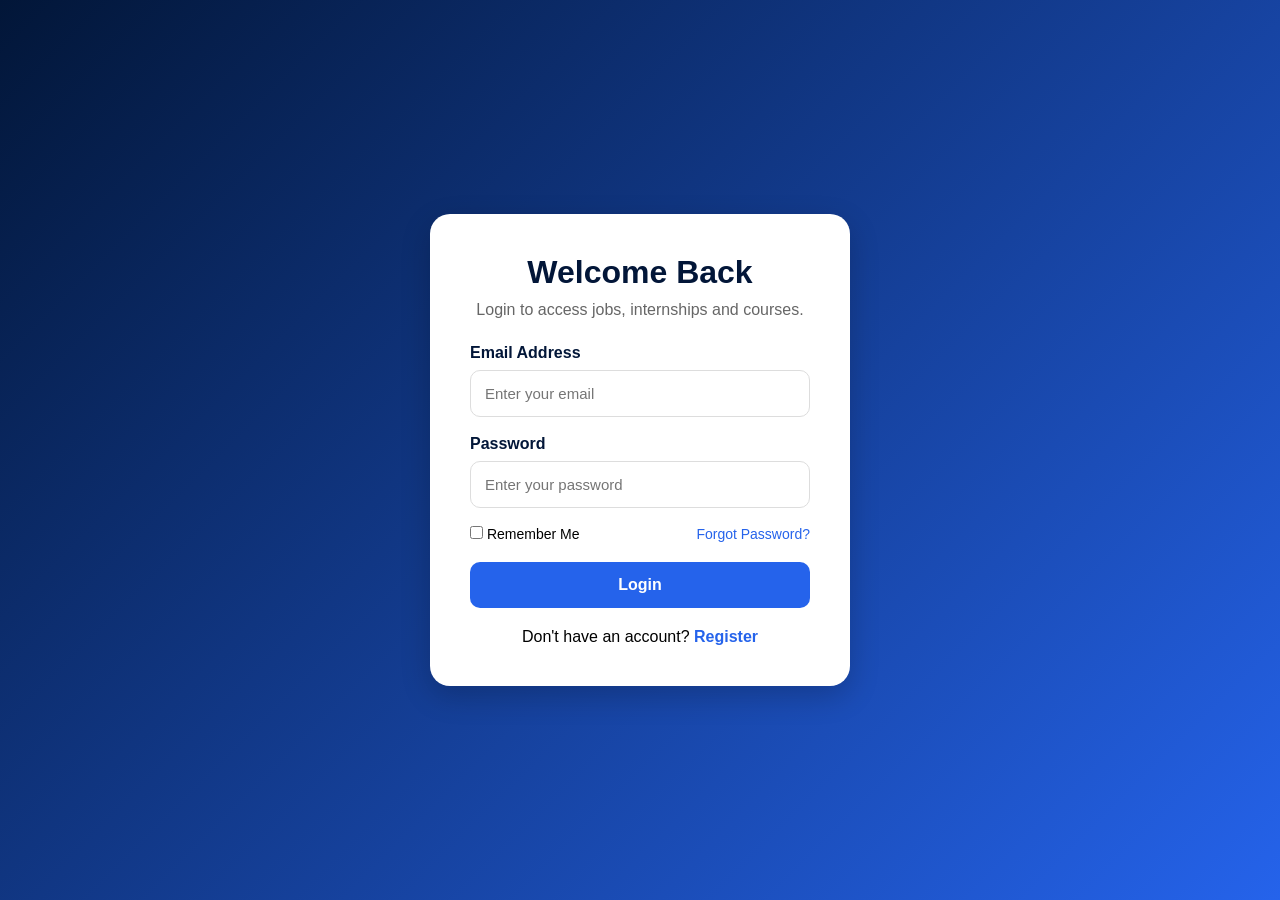
<file: login.html>
<!DOCTYPE html>
<html lang="en">
<head>
<meta charset="UTF-8">
<meta name="viewport" content="width=device-width, initial-scale=1.0">
<title>Login - Student Career Hub</title>

<style>

*{
    margin:0;
    padding:0;
    box-sizing:border-box;
    font-family:'Poppins',sans-serif;
}

body{
    background:linear-gradient(135deg,#021638,#2563eb);
    min-height:100vh;
    display:flex;
    justify-content:center;
    align-items:center;
}

.login-container{
    width:100%;
    max-width:420px;
    background:white;
    padding:40px;
    border-radius:20px;
    box-shadow:0 10px 30px rgba(0,0,0,0.2);
}

.login-container h1{
    text-align:center;
    color:#021638;
    margin-bottom:10px;
}

.login-container p{
    text-align:center;
    color:#666;
    margin-bottom:25px;
}

.input-group{
    margin-bottom:18px;
}

.input-group label{
    display:block;
    margin-bottom:8px;
    color:#021638;
    font-weight:600;
}

.input-group input{
    width:100%;
    padding:14px;
    border:1px solid #ddd;
    border-radius:10px;
    outline:none;
    font-size:15px;
}

.input-group input:focus{
    border-color:#2563eb;
}

.options{
    display:flex;
    justify-content:space-between;
    align-items:center;
    margin-bottom:20px;
    font-size:14px;
}

.options a{
    color:#2563eb;
    text-decoration:none;
}

.options a:hover{
    text-decoration:underline;
}

.login-btn{
    width:100%;
    padding:14px;
    border:none;
    background:#2563eb;
    color:white;
    font-size:16px;
    font-weight:600;
    border-radius:10px;
    cursor:pointer;
    transition:0.3s;
}

.login-btn:hover{
    background:#1d4ed8;
}

.register-link{
    text-align:center;
    margin-top:20px;
}

.register-link a{
    color:#2563eb;
    text-decoration:none;
    font-weight:600;
}

.register-link a:hover{
    text-decoration:underline;
}

</style>
</head>
<body>

<div class="login-container">

    <h1>Welcome Back</h1>

    <p>Login to access jobs, internships and courses.</p>

    <form action="index.html">

        <div class="input-group">
            <label>Email Address</label>
            <input type="email" placeholder="Enter your email" required>
        </div>

        <div class="input-group">
            <label>Password</label>
            <input type="password" placeholder="Enter your password" required>
        </div>

        <div class="options">
            <label>
                <input type="checkbox">
                Remember Me
            </label>

            <a href="#">Forgot Password?</a>
        </div>

        <button type="submit" class="login-btn">
            Login
        </button>

    </form>

    <div class="register-link">
        Don't have an account?
        <a href="register.html">Register</a>
    </div>

</div>

</body></html>
</file>
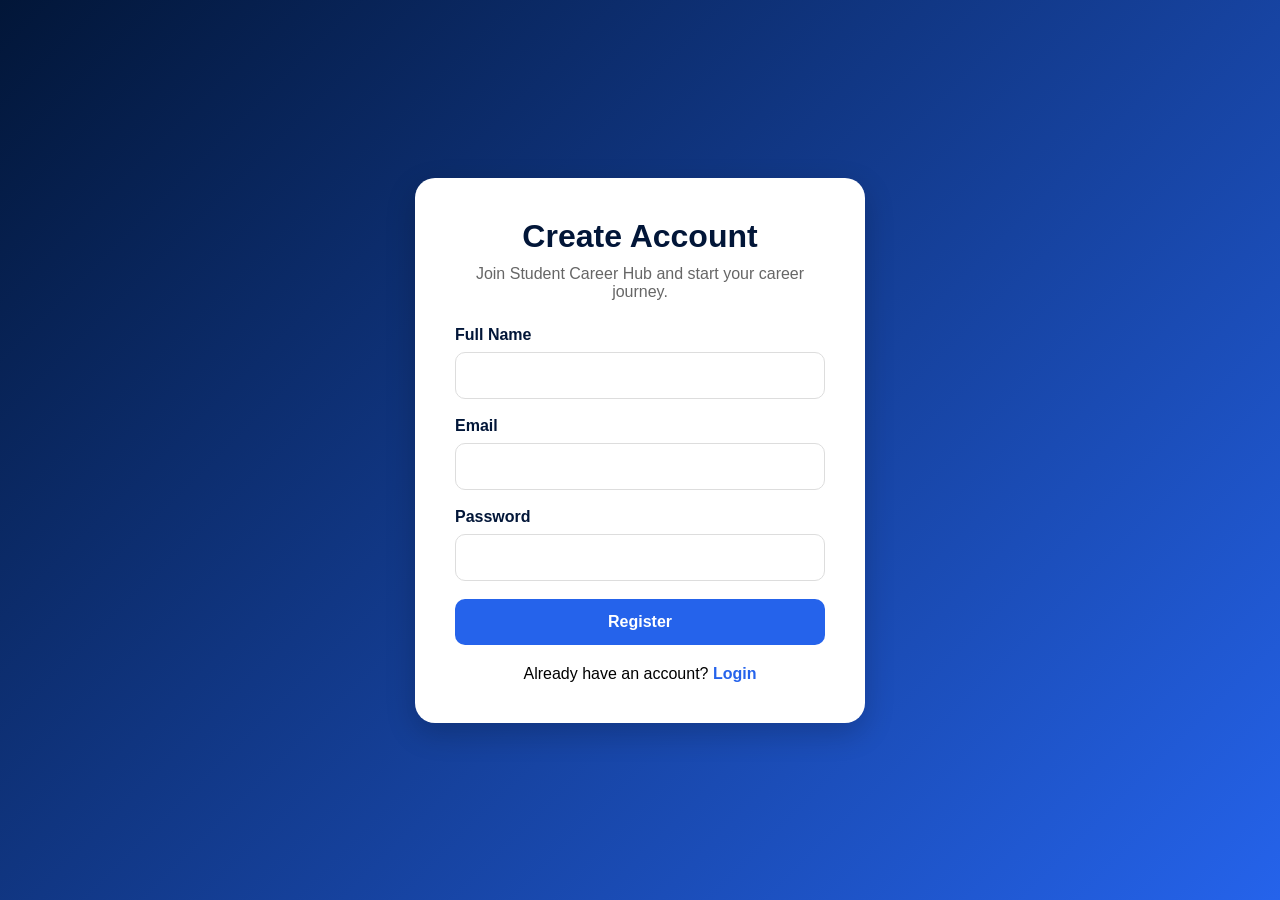
<file: register.html>
<!DOCTYPE html>
<html lang="en">
<head>
<meta charset="UTF-8">
<meta name="viewport" content="width=device-width, initial-scale=1.0">
<title>Register - Student Career Hub</title>

<style>

*{
    margin:0;
    padding:0;
    box-sizing:border-box;
    font-family:'Poppins',sans-serif;
}

body{
    background:linear-gradient(135deg,#021638,#2563eb);
    min-height:100vh;
    display:flex;
    justify-content:center;
    align-items:center;
}

.register-container{
    width:100%;
    max-width:450px;
    background:white;
    padding:40px;
    border-radius:20px;
    box-shadow:0 10px 30px rgba(0,0,0,0.2);
}

.register-container h1{
    text-align:center;
    color:#021638;
    margin-bottom:10px;
}

.register-container p{
    text-align:center;
    color:#666;
    margin-bottom:25px;
}

.input-group{
    margin-bottom:18px;
}

.input-group label{
    display:block;
    margin-bottom:8px;
    color:#021638;
    font-weight:600;
}

.input-group input{
    width:100%;
    padding:14px;
    border:1px solid #ddd;
    border-radius:10px;
    outline:none;
    font-size:15px;
}

.input-group input:focus{
    border-color:#2563eb;
}

.register-btn{
    width:100%;
    padding:14px;
    border:none;
    background:#2563eb;
    color:white;
    font-size:16px;
    font-weight:600;
    border-radius:10px;
    cursor:pointer;
    transition:0.3s;
}

.register-btn:hover{
    background:#1d4ed8;
}

.login-link{
    text-align:center;
    margin-top:20px;
}

.login-link a{
    color:#2563eb;
    text-decoration:none;
    font-weight:600;
}

.login-link a:hover{
    text-decoration:underline;
}

</style>
</head>

<body>

<div class="register-container">

    <h1>Create Account</h1>

    <p>Join Student Career Hub and start your career journey.</p>

    <form action="index.html">
    
    <div class="input-group">
        <label>Full Name</label>
        <input type="text" required>
    </div>

    <div class="input-group">
        <label>Email</label>
        <input type="email" required>
    </div>

    <div class="input-group">
        <label>Password</label>
        <input type="password" required>
    </div>

    <button type="submit" class="register-btn">
        Register
    </button>

</form>

    <div class="login-link">
        Already have an account?
        <a href="login.html">Login</a>
    </div>

</div>

</body>
</html>
</file>
